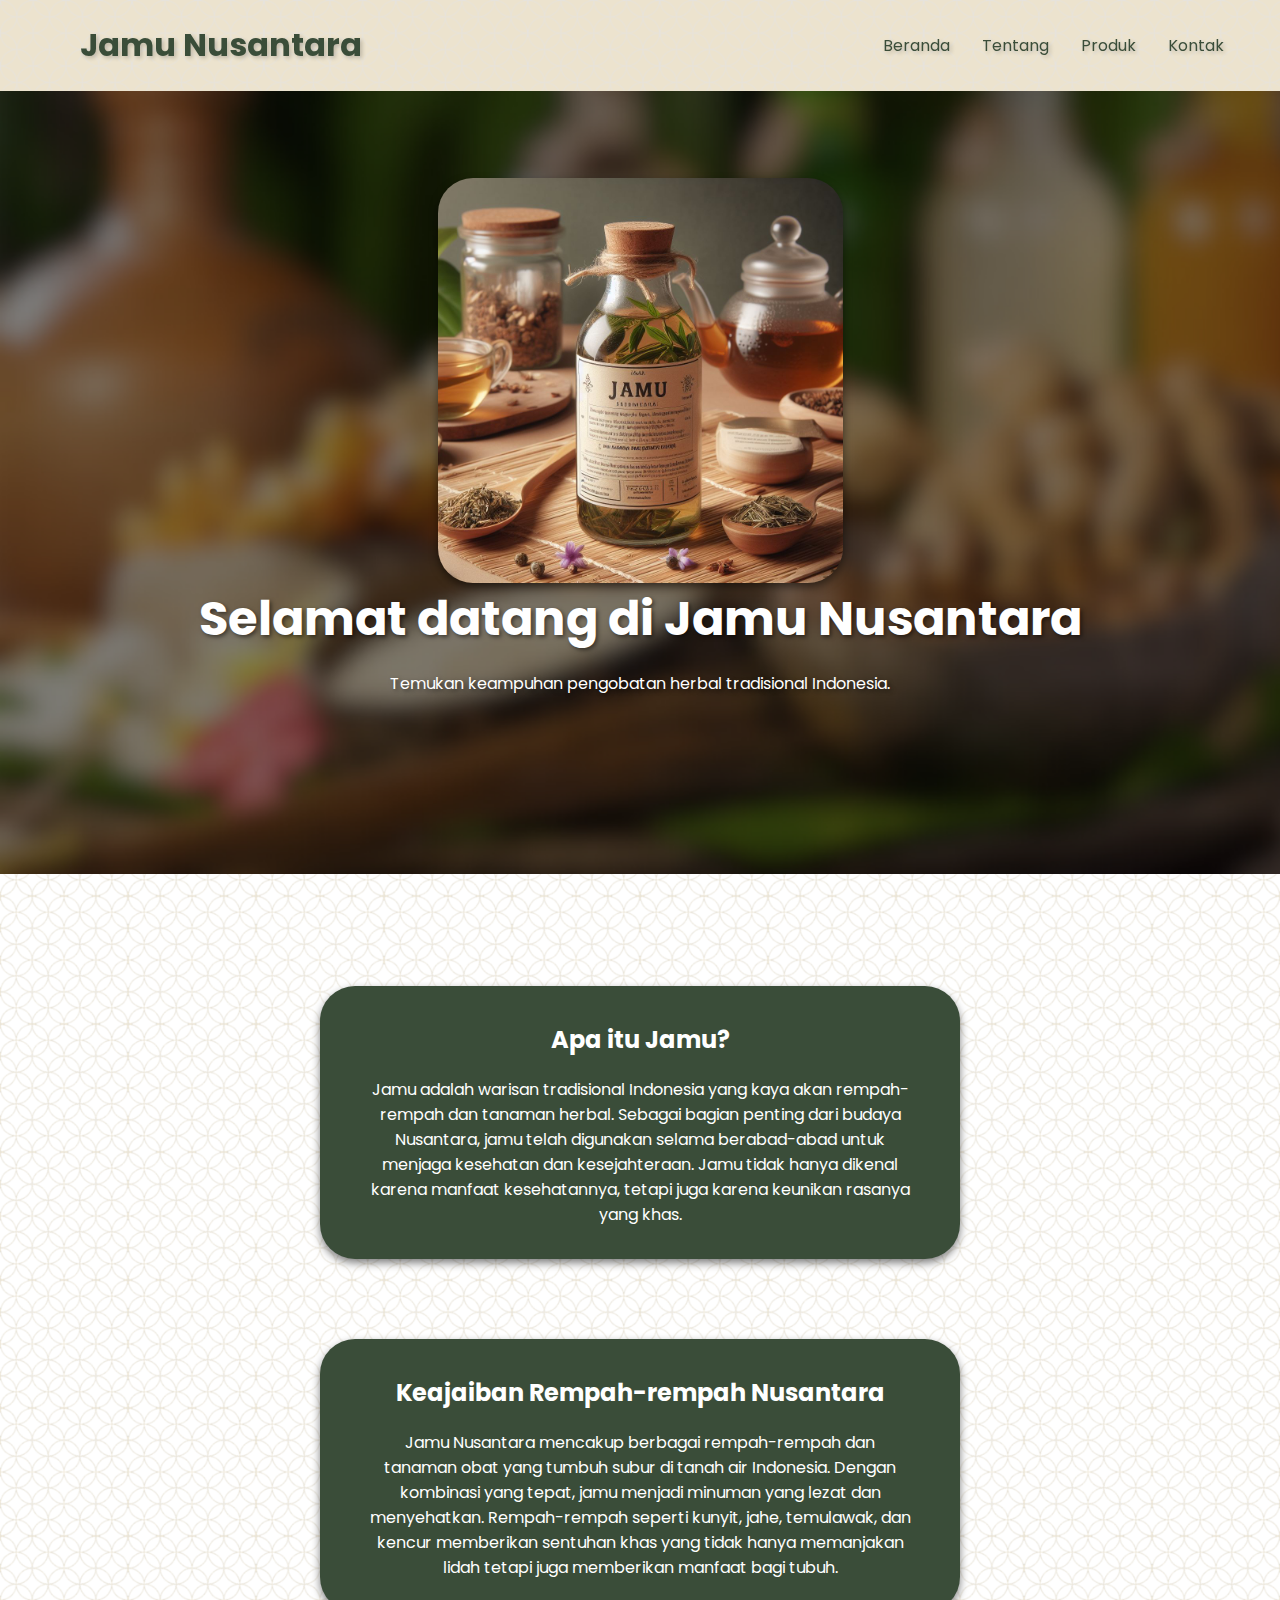
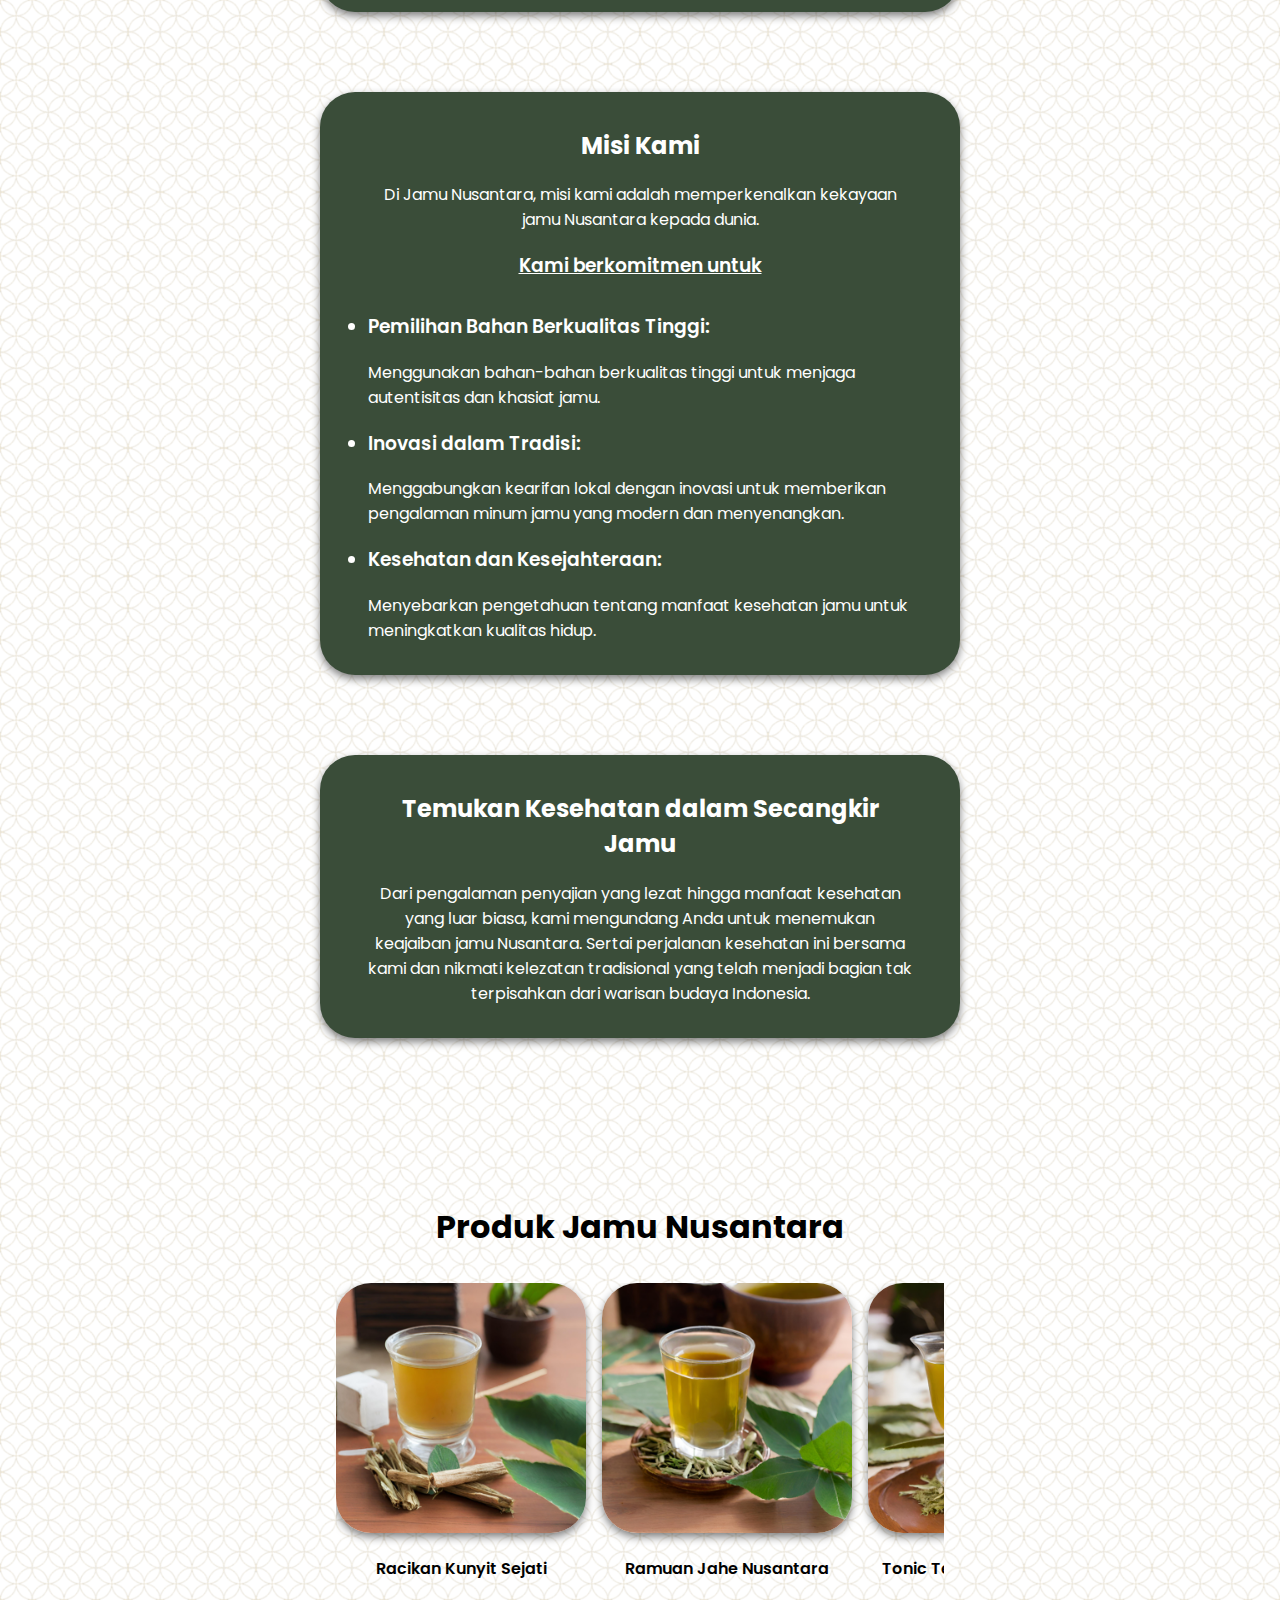
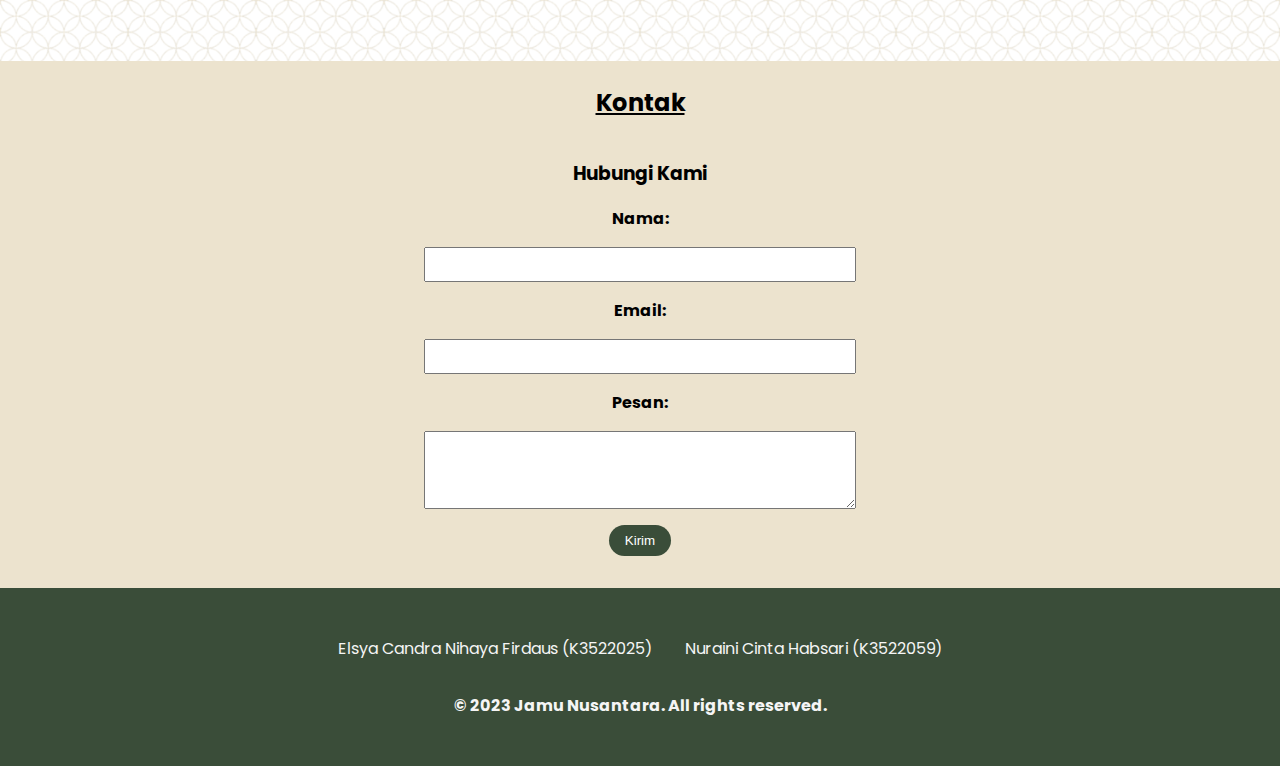
<file: index.html>
<!DOCTYPE html>
<html lang="en">
  <head>
    <meta charset="UTF-8" />
    <meta name="viewport" content="width=device-width, initial-scale=1.0" />
    <title>Selamat Datang di Jamu Nusantara</title>
    <link rel="stylesheet" href="styles.css" />
    <link rel="icon" href="favicon.ico" type="image/x-icon" />
  </head>

  <body>
    <nav class="navbar">
      <div class="logo">
        <h1><a href="/">Jamu Nusantara</a></h1>
      </div>

      <div class="navbar-menu">
        <a href="#home" class="navbar-item">Beranda</a>
        <a href="#about" class="navbar-item">Tentang</a>
        <a href="#product" class="navbar-item">Produk</a>
        <a href="#contact" class="navbar-item">Kontak</a>
      </div>
    </nav>

    <section id="home" class="hero">
      <img
        id="home-image"
        src="images/herb1.jpeg"
        alt="Herb1"
        draggable="false"
        onclick="openImagePage('home-image')"
      />
      <h1>Selamat datang di Jamu Nusantara</h1>
      <p>Temukan keampuhan pengobatan herbal tradisional Indonesia.</p>
    </section>

    <section id="about" class="about">
      <div class="why">
        <h2 class="animate">Apa itu Jamu?</h2>
        <p class="animate">
          Jamu adalah warisan tradisional Indonesia yang kaya akan rempah-rempah
          dan tanaman herbal. Sebagai bagian penting dari budaya Nusantara, jamu
          telah digunakan selama berabad-abad untuk menjaga kesehatan dan
          kesejahteraan. Jamu tidak hanya dikenal karena manfaat kesehatannya,
          tetapi juga karena keunikan rasanya yang khas.
        </p>
      </div>
      <div class="why">
        <h2>Keajaiban Rempah-rempah Nusantara</h2>
        <p>
          Jamu Nusantara mencakup berbagai rempah-rempah dan tanaman obat yang
          tumbuh subur di tanah air Indonesia. Dengan kombinasi yang tepat, jamu
          menjadi minuman yang lezat dan menyehatkan. Rempah-rempah seperti
          kunyit, jahe, temulawak, dan kencur memberikan sentuhan khas yang
          tidak hanya memanjakan lidah tetapi juga memberikan manfaat bagi
          tubuh.
        </p>
      </div>
      <div class="why">
        <h2>Misi Kami</h2>
        <p>
          Di Jamu Nusantara, misi kami adalah memperkenalkan kekayaan jamu
          Nusantara kepada dunia.
        </p>
        <div class="why2">
          <h3 class="judulh3">Kami berkomitmen untuk</h3>
          <h3><li>Pemilihan Bahan Berkualitas Tinggi:</li></h3>
          <p>
            Menggunakan bahan-bahan berkualitas tinggi untuk menjaga
            autentisitas dan khasiat jamu.
          </p>
          <h3><li>Inovasi dalam Tradisi:</li></h3>
          <p>
            Menggabungkan kearifan lokal dengan inovasi untuk memberikan
            pengalaman minum jamu yang modern dan menyenangkan.
          </p>
          <h3><li>Kesehatan dan Kesejahteraan:</li></h3>
          <p>
            Menyebarkan pengetahuan tentang manfaat kesehatan jamu untuk
            meningkatkan kualitas hidup.
          </p>
        </div>
      </div>
      <div class="why">
        <h2>Temukan Kesehatan dalam Secangkir Jamu</h2>
        <p>
          Dari pengalaman penyajian yang lezat hingga manfaat kesehatan yang
          luar biasa, kami mengundang Anda untuk menemukan keajaiban jamu
          Nusantara. Sertai perjalanan kesehatan ini bersama kami dan nikmati
          kelezatan tradisional yang telah menjadi bagian tak terpisahkan dari
          warisan budaya Indonesia.
        </p>
      </div>
    </section>

    <section id="product" class="product">
      <h1>Produk Jamu Nusantara</h1>
      <div class="grid">
        <div class="grid-item">
          <img
            id="jamu"
            src="images/jamu.png"
            alt="Product 1"
            draggable="false"
            onclick="openImagePage('jamu')"
          />
          <h3>Racikan Kunyit Sejati</h3>
        </div>
        <div class="grid-item">
          <img
            id="jamu1"
            src="images/jamu1.png"
            alt="Product 2"
            draggable="false"
            onclick="openImagePage('jamu1')"
          />
          <h3>Ramuan Jahe Nusantara</h3>
        </div>
        <div class="grid-item">
          <img
            id="jamu2"
            src="images/jamu2.png"
            alt="Product 3"
            draggable="false"
            onclick="openImagePage('jamu2')"
          />
          <h3>Tonic Temulawak Purnama</h3>
        </div>
        <div class="grid-item">
          <img
            id="jamu3"
            src="images/jamu3.png"
            alt="Product 4"
            draggable="false"
            onclick="openImagePage('jamu3')"
          />
          <h3>Berkah Kencur Suci</h3>
        </div>
        <div class="grid-item">
          <img
            id="jamu4"
            src="images/jamu4.png"
            alt="Product 5"
            draggable="false"
            onclick="openImagePage('jamu4')"
          />
          <h3>Cahaya Seruni Kunir</h3>
        </div>
        <div class="grid-item">
          <img
            id="jamu5"
            src="images/jamu5.png"
            alt="Product 6"
            draggable="false"
            onclick="openImagePage('jamu5')"
          />
          <h3>Jingga Lempuyang Nusantara</h3>
        </div>
      </div>
    </section>

    <div id="contact" class="contact">
      <h2>Kontak</h2>
      <div class="contact-container">
        <div class="contact-form">
          <h3>Hubungi Kami</h3>
          <form>
            <label for="name">Nama:</label>
            <input type="text" id="name" name="name" required />

            <label for="email">Email:</label>
            <input type="email" id="email" name="email" required />

            <label for="message">Pesan:</label>
            <textarea id="message" name="message" rows="4" required></textarea>

            <button type="submit">Kirim</button>
          </form>
        </div>
      </div>
    </div>

    <div class="cp-container">
      <div class="cp">
        <p>Elsya Candra Nihaya Firdaus (K3522025)</p>
        <p>Nuraini Cinta Habsari (K3522059)</p>
      </div>
      <p class="cpo">&copy; 2023 Jamu Nusantara. All rights reserved.</p>
    </div>

    <script src="scripts.js"></script>
  </body>
</html>
</file>
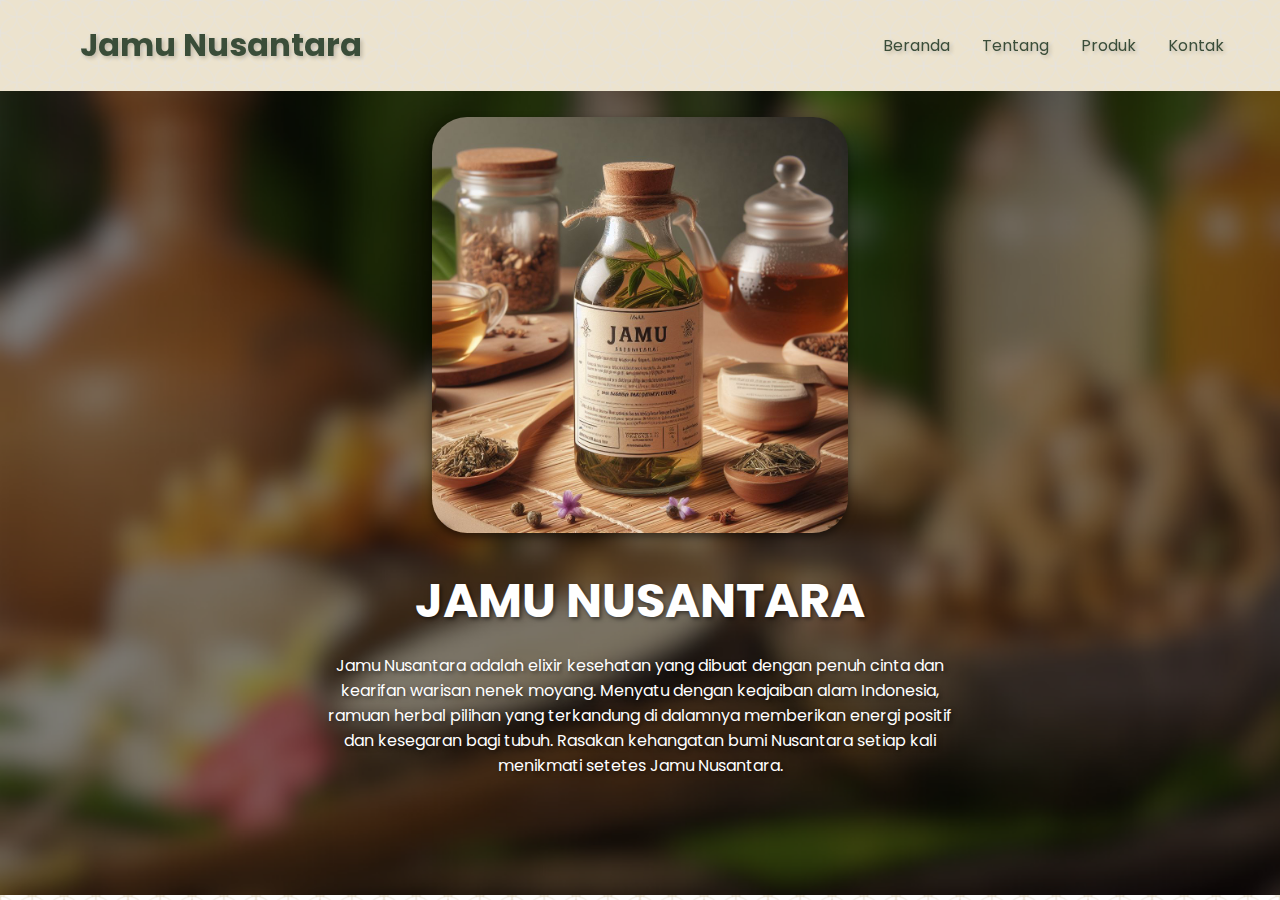
<file: pages/home.html>
<!DOCTYPE html>
<html lang="en">
  <head>
    <meta charset="UTF-8" />
    <meta name="viewport" content="width=device-width, initial-scale=1.0" />
    <title>Jamu Nusantara</title>
    <link rel="stylesheet" href="../styles.css" />
    <link rel="icon" href="../favicon.ico" type="image/x-icon" />
  </head>
  <body>
    <nav class="navbar">
      <div class="logo">
        <h1><a href="/">Jamu Nusantara</a></h1>
      </div>

      <div class="navbar-menu">
        <a href="../index.html#home" class="navbar-item">Beranda</a>
        <a href="../index.html#about" class="navbar-item">Tentang</a>
        <a href="../index.html#product" class="navbar-item">Produk</a>
        <a href="../index.html#contact" class="navbar-item">Kontak</a>
      </div>
    </nav>

    <section id="home" class="hero" style="height: 92.3vh">
      <img
        id="home-image"
        src="../images/herb1.jpeg"
        alt="Herb1"
        draggable="false"
        onclick="openImagePage('home-image')"
      />
      <h1 style="margin-top: 2rem; text-transform: uppercase">
        Jamu Nusantara
      </h1>
      <p style="width: 50vw">
        Jamu Nusantara adalah elixir kesehatan yang dibuat dengan penuh cinta
        dan kearifan warisan nenek moyang. Menyatu dengan keajaiban alam
        Indonesia, ramuan herbal pilihan yang terkandung di dalamnya memberikan
        energi positif dan kesegaran bagi tubuh. Rasakan kehangatan bumi
        Nusantara setiap kali menikmati setetes Jamu Nusantara.
      </p>
    </section>
  </body>
</html>
</file>
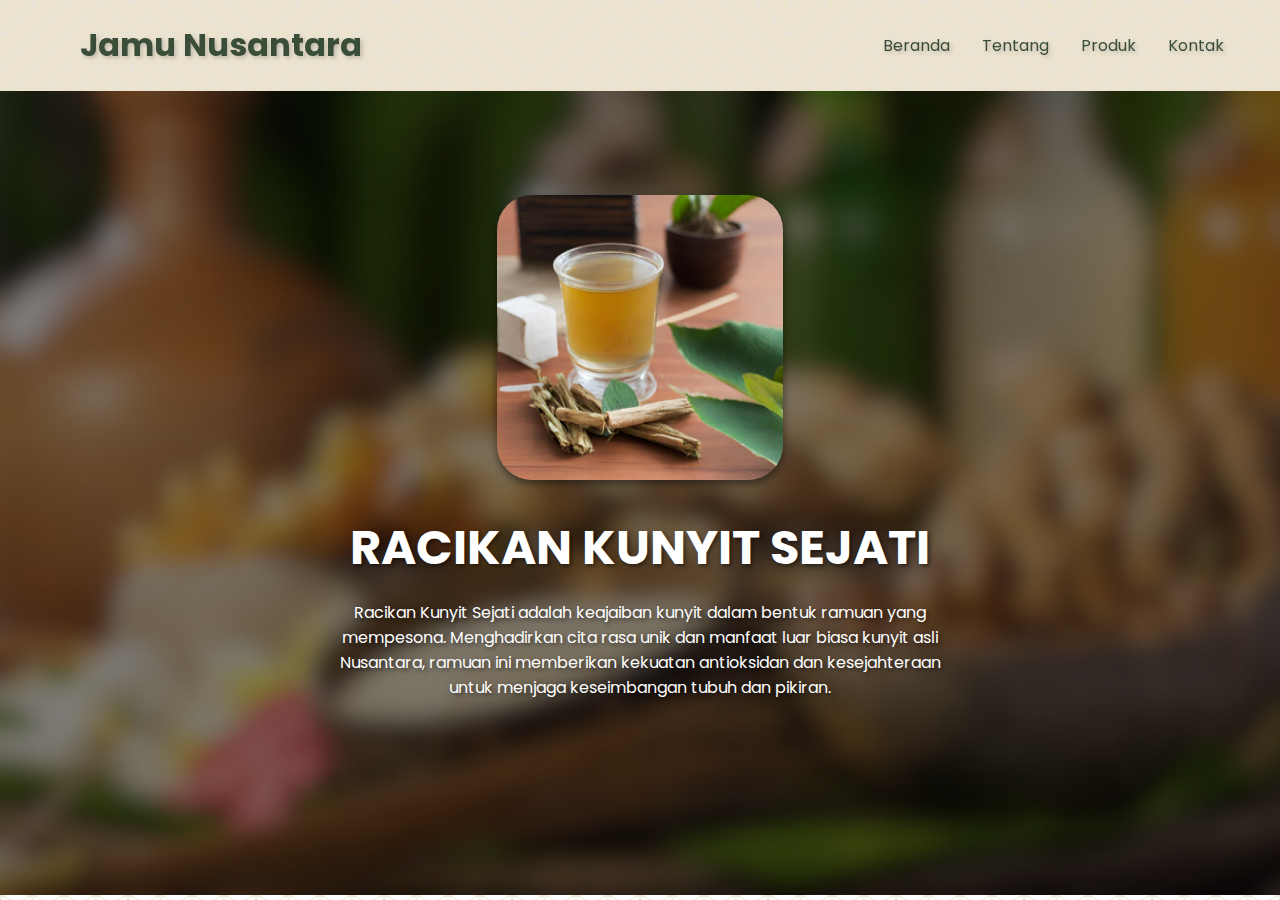
<file: pages/jamu.html>
<!DOCTYPE html>
<html lang="en">
  <head>
    <meta charset="UTF-8" />
    <meta name="viewport" content="width=device-width, initial-scale=1.0" />
    <title>Racikan Kunyit Sejati</title>
    <link rel="stylesheet" href="../styles.css" />
    <link rel="icon" href="../favicon.ico" type="image/x-icon" />
  </head>
  <body>
    <nav class="navbar">
      <div class="logo">
        <h1><a href="/">Jamu Nusantara</a></h1>
      </div>

      <div class="navbar-menu">
        <a href="../index.html#home" class="navbar-item">Beranda</a>
        <a href="../index.html#about" class="navbar-item">Tentang</a>
        <a href="../index.html#product" class="navbar-item">Produk</a>
        <a href="../index.html#contact" class="navbar-item">Kontak</a>
      </div>
    </nav>

    <section id="home" class="hero" style="height: 92.3vh">
      <img
        id="jamu"
        src="../images/jamu.png"
        alt="Herb1"
        draggable="false"
        onclick="openImagePage('jamu')"
        style="width: 22.3vw; height: auto"
      />
      <h1 style="margin-top: 2rem; text-transform: uppercase">
        Racikan Kunyit Sejati
      </h1>
      <p style="width: 50vw">
        Racikan Kunyit Sejati adalah keajaiban kunyit dalam bentuk ramuan yang
        mempesona. Menghadirkan cita rasa unik dan manfaat luar biasa kunyit
        asli Nusantara, ramuan ini memberikan kekuatan antioksidan dan
        kesejahteraan untuk menjaga keseimbangan tubuh dan pikiran.
      </p>
    </section>
  </body>
</html>
</file>
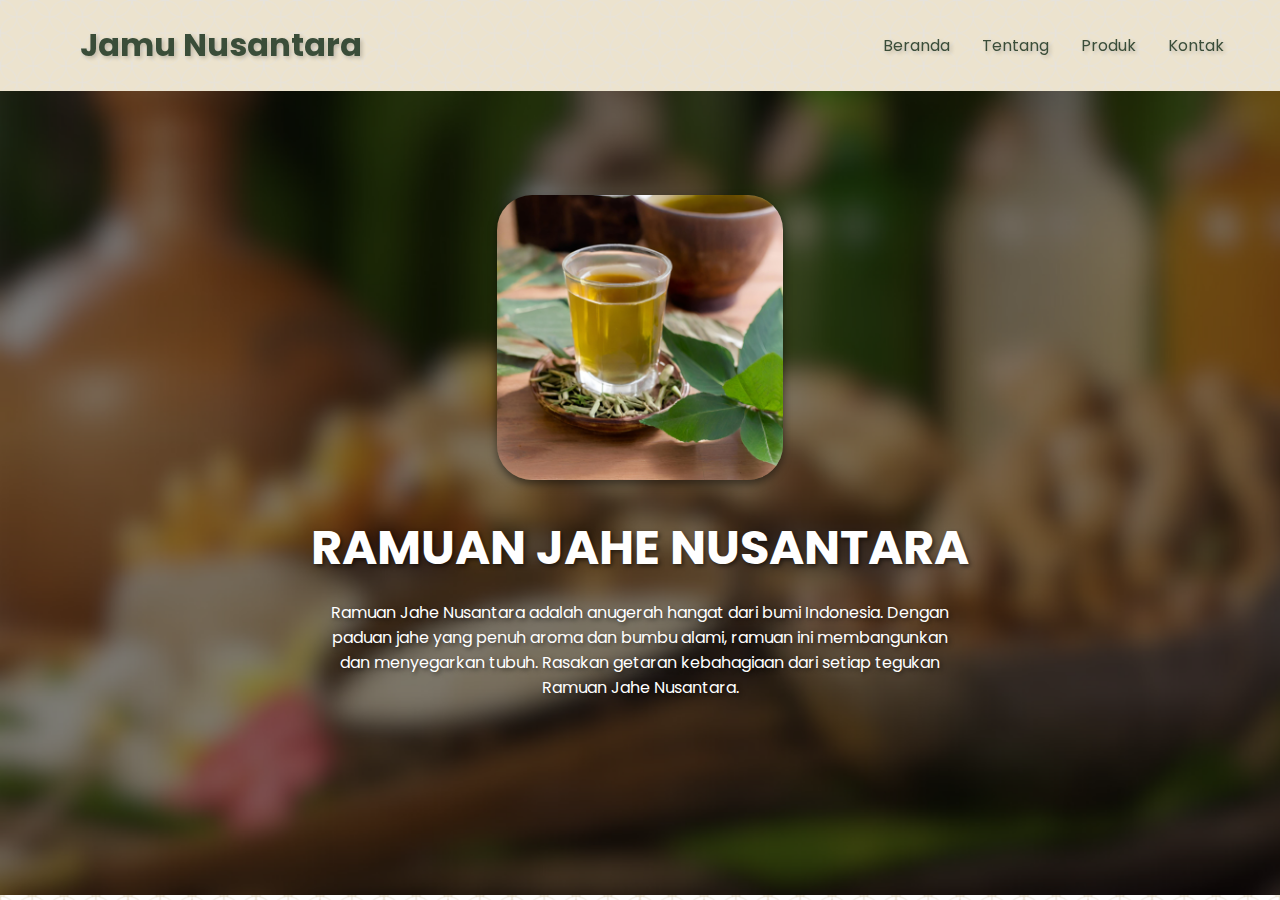
<file: pages/jamu1.html>
<!DOCTYPE html>
<html lang="en">
  <head>
    <meta charset="UTF-8" />
    <meta name="viewport" content="width=device-width, initial-scale=1.0" />
    <title>Ramuan Jahe Nusantara</title>
    <link rel="stylesheet" href="../styles.css" />
    <link rel="icon" href="../favicon.ico" type="image/x-icon" />
  </head>
  <body>
    <nav class="navbar">
      <div class="logo">
        <h1><a href="/">Jamu Nusantara</a></h1>
      </div>

      <div class="navbar-menu">
        <a href="../index.html#home" class="navbar-item">Beranda</a>
        <a href="../index.html#about" class="navbar-item">Tentang</a>
        <a href="../index.html#product" class="navbar-item">Produk</a>
        <a href="../index.html#contact" class="navbar-item">Kontak</a>
      </div>
    </nav>

    <section id="home" class="hero" style="height: 92.3vh">
      <img
        id="jamu"
        src="../images/jamu1.png"
        alt="Herb1"
        draggable="false"
        onclick="openImagePage('jamu')"
        style="width: 22.3vw; height: auto"
      />
      <h1 style="margin-top: 2rem; text-transform: uppercase">
        Ramuan Jahe Nusantara
      </h1>
      <p style="width: 50vw">
        Ramuan Jahe Nusantara adalah anugerah hangat dari bumi Indonesia. Dengan
        paduan jahe yang penuh aroma dan bumbu alami, ramuan ini membangunkan
        dan menyegarkan tubuh. Rasakan getaran kebahagiaan dari setiap tegukan
        Ramuan Jahe Nusantara.
      </p>
    </section>
  </body>
</html>
</file>
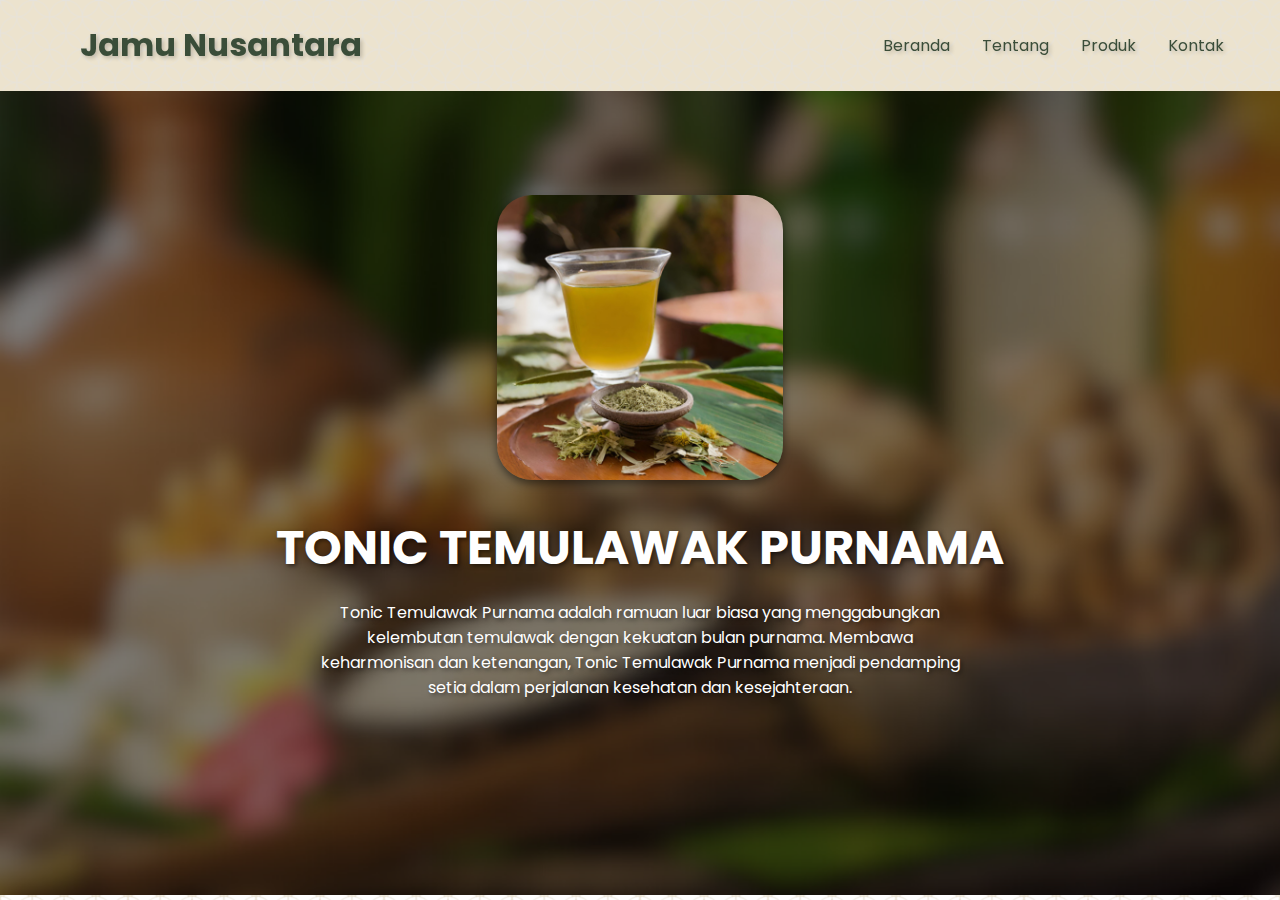
<file: pages/jamu2.html>
<!DOCTYPE html>
<html lang="en">
  <head>
    <meta charset="UTF-8" />
    <meta name="viewport" content="width=device-width, initial-scale=1.0" />
    <title>Tonic Temulawak Purnama</title>
    <link rel="stylesheet" href="../styles.css" />
    <link rel="icon" href="../favicon.ico" type="image/x-icon" />
  </head>
  <body>
    <nav class="navbar">
      <div class="logo">
        <h1><a href="/">Jamu Nusantara</a></h1>
      </div>

      <div class="navbar-menu">
        <a href="../index.html#home" class="navbar-item">Beranda</a>
        <a href="../index.html#about" class="navbar-item">Tentang</a>
        <a href="../index.html#product" class="navbar-item">Produk</a>
        <a href="../index.html#contact" class="navbar-item">Kontak</a>
      </div>
    </nav>

    <section id="home" class="hero" style="height: 92.3vh">
      <img
        id="jamu"
        src="../images/jamu2.png"
        alt="Herb1"
        draggable="false"
        onclick="openImagePage('jamu')"
        style="width: 22.3vw; height: auto"
      />
      <h1 style="margin-top: 2rem; text-transform: uppercase">
        Tonic Temulawak Purnama
      </h1>
      <p style="width: 50vw">
        Tonic Temulawak Purnama adalah ramuan luar biasa yang menggabungkan
        kelembutan temulawak dengan kekuatan bulan purnama. Membawa keharmonisan
        dan ketenangan, Tonic Temulawak Purnama menjadi pendamping setia dalam
        perjalanan kesehatan dan kesejahteraan.
      </p>
    </section>
  </body>
</html>
</file>
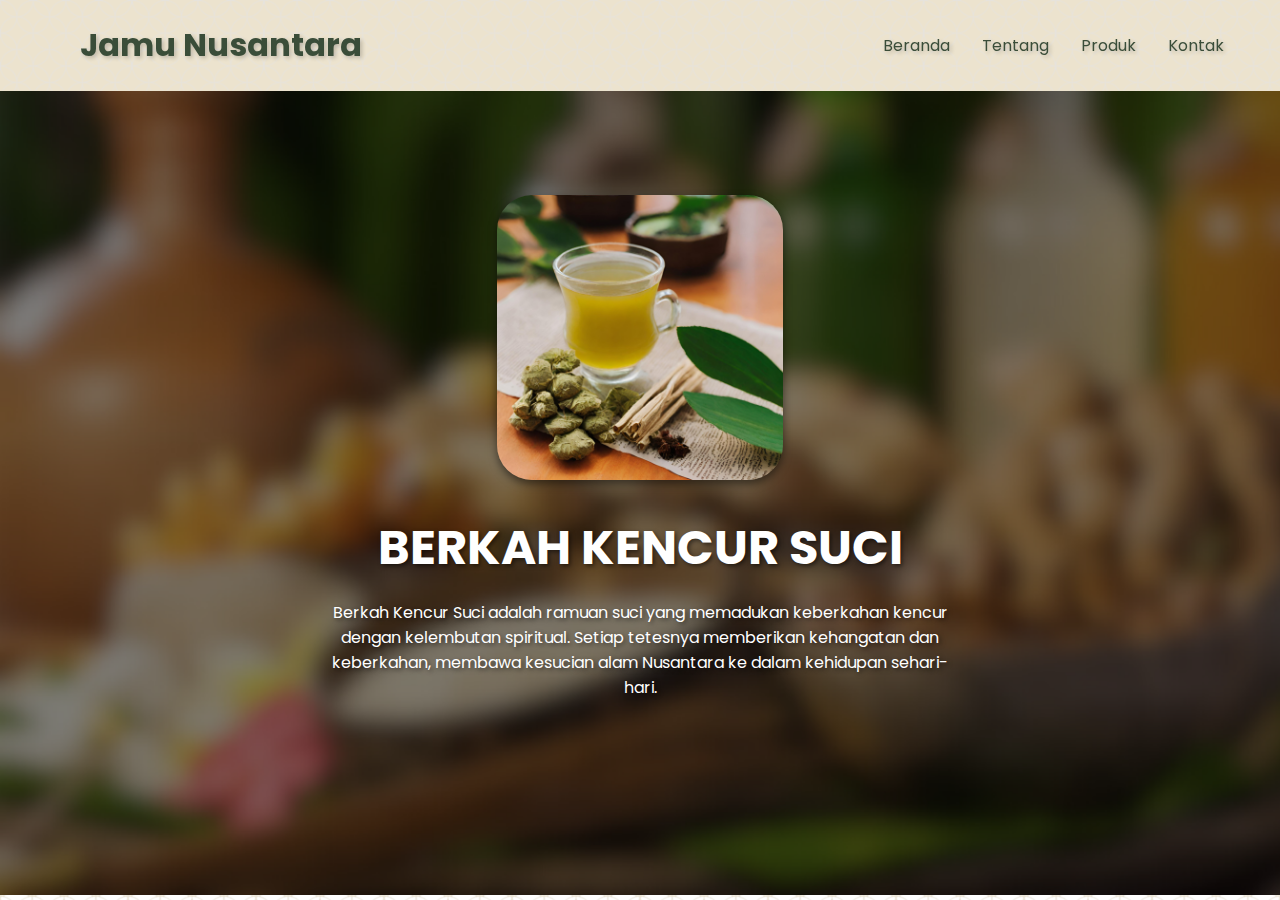
<file: pages/jamu3.html>
<!DOCTYPE html>
<html lang="en">
  <head>
    <meta charset="UTF-8" />
    <meta name="viewport" content="width=device-width, initial-scale=1.0" />
    <title>Berkah Kencur Suci</title>
    <link rel="stylesheet" href="../styles.css" />
    <link rel="icon" href="../favicon.ico" type="image/x-icon" />
  </head>
  <body>
    <nav class="navbar">
      <div class="logo">
        <h1><a href="/">Jamu Nusantara</a></h1>
      </div>

      <div class="navbar-menu">
        <a href="../index.html#home" class="navbar-item">Beranda</a>
        <a href="../index.html#about" class="navbar-item">Tentang</a>
        <a href="../index.html#product" class="navbar-item">Produk</a>
        <a href="../index.html#contact" class="navbar-item">Kontak</a>
      </div>
    </nav>

    <section id="home" class="hero" style="height: 92.3vh">
      <img
        id="jamu"
        src="../images/jamu3.png"
        alt="Herb1"
        draggable="false"
        onclick="openImagePage('jamu')"
        style="width: 22.3vw; height: auto"
      />
      <h1 style="margin-top: 2rem; text-transform: uppercase">
        Berkah Kencur Suci
      </h1>
      <p style="width: 50vw">
        Berkah Kencur Suci adalah ramuan suci yang memadukan keberkahan kencur
        dengan kelembutan spiritual. Setiap tetesnya memberikan kehangatan dan
        keberkahan, membawa kesucian alam Nusantara ke dalam kehidupan
        sehari-hari.
      </p>
    </section>
  </body>
</html>
</file>
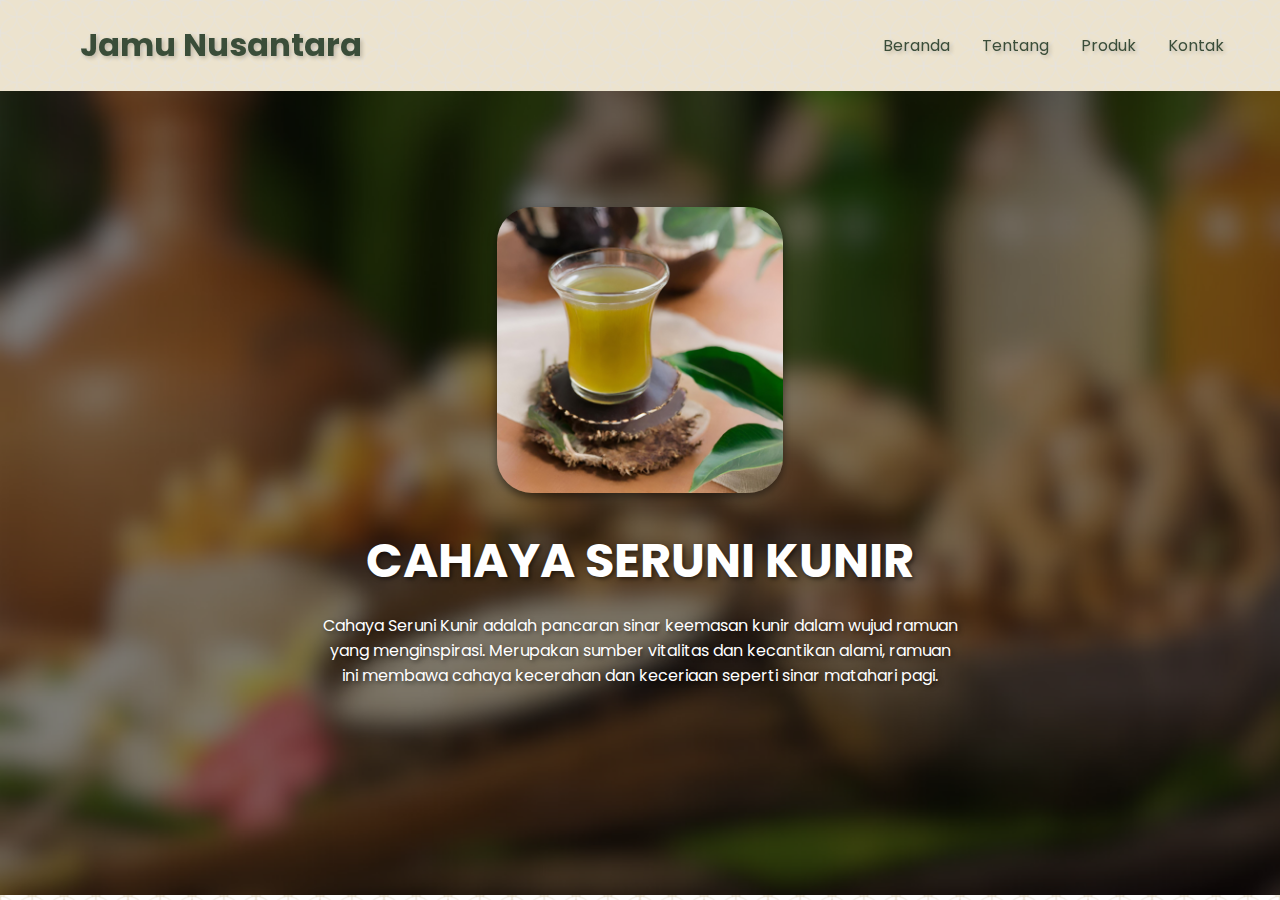
<file: pages/jamu4.html>
<!DOCTYPE html>
<html lang="en">
  <head>
    <meta charset="UTF-8" />
    <meta name="viewport" content="width=device-width, initial-scale=1.0" />
    <title>Cahaya Seruni Kunir</title>
    <link rel="stylesheet" href="../styles.css" />
    <link rel="icon" href="../favicon.ico" type="image/x-icon" />
  </head>
  <body>
    <nav class="navbar">
      <div class="logo">
        <h1><a href="/">Jamu Nusantara</a></h1>
      </div>

      <div class="navbar-menu">
        <a href="../index.html#home" class="navbar-item">Beranda</a>
        <a href="../index.html#about" class="navbar-item">Tentang</a>
        <a href="../index.html#product" class="navbar-item">Produk</a>
        <a href="../index.html#contact" class="navbar-item">Kontak</a>
      </div>
    </nav>

    <section id="home" class="hero" style="height: 92.3vh">
      <img
        id="jamu"
        src="../images/jamu4.png"
        alt="Herb1"
        draggable="false"
        onclick="openImagePage('jamu')"
        style="width: 22.3vw; height: auto"
      />
      <h1 style="margin-top: 2rem; text-transform: uppercase">
        Cahaya Seruni Kunir
      </h1>
      <p style="width: 50vw">
        Cahaya Seruni Kunir adalah pancaran sinar keemasan kunir dalam wujud
        ramuan yang menginspirasi. Merupakan sumber vitalitas dan kecantikan
        alami, ramuan ini membawa cahaya kecerahan dan keceriaan seperti sinar
        matahari pagi.
      </p>
    </section>
  </body>
</html>
</file>
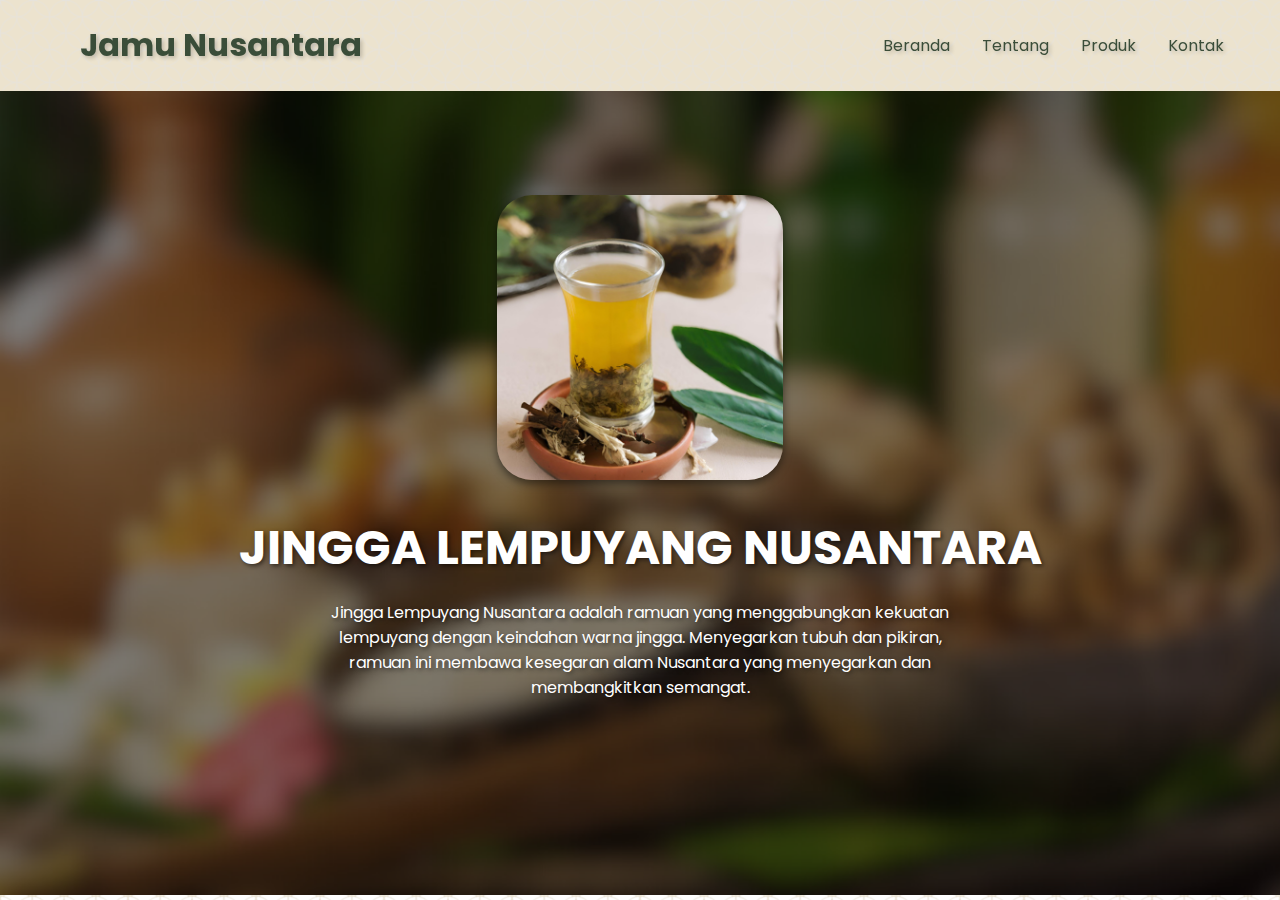
<file: pages/jamu5.html>
<!DOCTYPE html>
<html lang="en">
  <head>
    <meta charset="UTF-8" />
    <meta name="viewport" content="width=device-width, initial-scale=1.0" />
    <title>Jingga Lempuyang Nusantara</title>
    <link rel="stylesheet" href="../styles.css" />
    <link rel="icon" href="../favicon.ico" type="image/x-icon" />
  </head>
  <body>
    <nav class="navbar">
      <div class="logo">
        <h1><a href="/">Jamu Nusantara</a></h1>
      </div>

      <div class="navbar-menu">
        <a href="../index.html#home" class="navbar-item">Beranda</a>
        <a href="../index.html#about" class="navbar-item">Tentang</a>
        <a href="../index.html#product" class="navbar-item">Produk</a>
        <a href="../index.html#contact" class="navbar-item">Kontak</a>
      </div>
    </nav>

    <section id="home" class="hero" style="height: 92.3vh">
      <img
        id="jamu"
        src="../images/jamu5.png"
        alt="Herb1"
        draggable="false"
        onclick="openImagePage('jamu')"
        style="width: 22.3vw; height: auto"
      />
      <h1 style="margin-top: 2rem; text-transform: uppercase">
        Jingga Lempuyang Nusantara
      </h1>
      <p style="width: 50vw">
        Jingga Lempuyang Nusantara adalah ramuan yang menggabungkan kekuatan
        lempuyang dengan keindahan warna jingga. Menyegarkan tubuh dan pikiran,
        ramuan ini membawa kesegaran alam Nusantara yang menyegarkan dan
        membangkitkan semangat.
      </p>
    </section>
  </body>
</html>
</file>
<file: styles.css>
@import url("https://fonts.googleapis.com/css2?family=Poppins:ital,wght@0,300;0,400;0,600;0,700;1,300;1,400;1,600;1,700&display=swap");

/* ini scrollbar */
::-webkit-scrollbar {
  width: 0.75rem;
}

::-webkit-scrollbar-track {
  background-color: #ece3ce;
  border-radius: 35px;
}

::-webkit-scrollbar-thumb {
  background-color: #3a4d39;
  border-radius: 6px;
}

::-webkit-scrollbar-thumb:hover {
  background-color: #739072;
}

/* ini base */
:root {
  font-size: 16px;
}

html {
  scroll-behavior: smooth;
}

body {
  margin: 0;
  /* margin-top: 70px; */
  font-family: "Poppins", sans-serif;
  background-image: url(images/bg-pattern.png);
  background-size: 10%;
  cursor: url("cursor.cur"), auto;
}

/* ini navbar */
.navbar {
  display: flex;
  justify-content: space-between;
  align-items: center;
  padding: 0 5rem;
  background-color: #ece3ce;
  background-image: url(images/bg-pattern-putih.png);
  background-size: 10%;
  background-blend-mode: hue;
  color: #fff;
  text-shadow: 2px 2px 4px rgba(0, 0, 0, 0.2);
  position: fixed;
  /* top: 0; */
  width: 90.6%;
  z-index: 1000;
  transition: background-color 0.75s ease, opacity 0.5s ease;
}

.navbar.opaque {
  background-color: rgba(58, 77, 57, 0.8);
}

.navbar.opaque a {
  color: #f5f5f5;
}

.logo {
  color: #3a4d39;
}

.logo a {
  font-size: clamp(0.5rem, 1rem+10vw, 2rem);
  text-decoration: none;
  color: #3a4d39;
}

.logo a:hover {
  cursor: url("cursor-pointer.cur"), pointer;
}

.navbar-menu {
  display: flex;
}

.navbar-menu a {
  font-size: clamp(0.01rem, 0.5rem+10vw, 1rem);
}

.navbar-item {
  padding: 0.5rem 1rem;
  color: #3a4d39;
  text-decoration: none;
  transition: 0.3s ease;
}

.navbar-item:hover {
  cursor: url("cursor-pointer.cur"), pointer;
  color: #b99470;
  transform: scale(1.1);
}

/* ini sections */
section {
  padding: 2rem;
}

.hero {
  display: flex;
  flex-direction: column;
  justify-content: center;
  align-items: center;
  background-color: #3a4d39;
  background-image: url(images/bg.png);
  background-repeat: no-repeat;
  background-size: cover;
  color: #fff;
  text-align: center;
  height: 90vh;
}

.hero img {
  max-width: 100%;
  border-radius: 35px;
  max-height: 50%;
  box-shadow: 0 4px 8px rgba(0, 0, 0, 0.5);
  transition: 0.3s ease;
}

.hero img:hover {
  transform: scale(1.025);
}

.hero h1,
.hero p {
  text-shadow: 2px 2px 4px rgba(0, 0, 0, 0.5);
  margin: 0;
}

.hero h1 {
  font-size: 3rem;
  margin-bottom: 1rem;
}

.hero p {
  font-size: clamp(1rem, 1rem+10vw, 1.25rem);
}

.about {
  text-align: center;
  /* display: flex;
  gap: 2rem; */
  max-width: 50%;
  margin: 0 auto;
}

.about h3 {
  font-weight: 600;
  font-size: clamp(1rem, 1rem+10vw, 1.25);
}

.about p {
  font-size: clamp(0.5rem, 0.5rem+10vw, 1);
}

.why {
  margin: 5rem 0;
  color: #fff;
  background-color: #3a4d39;
  border-radius: 35px;
  box-shadow: 0 4px 8px rgba(0, 0, 0, 0.5);
  padding: 1rem 3rem;
  transition: 0.3s ease;
}

.why:hover {
  transform: scale(1.1);
}

.why2 {
  text-align: left;
}

.why2 .judulh3 {
  margin-bottom: 2rem;
  text-align: center;
  text-decoration: underline;
}

.product h1 {
  text-align: center;
  font-weight: 700;
  font-size: clamp(2rem, 2rem+10vw, 3rem);
}

/* nyalain kalau mau grid panjang 100% horizontal */
/* .grid {
  width: 100%;
  margin: 2rem auto;
  display: grid;
  grid-template-columns: repeat(auto-fit, minmax(250px, 1fr));
  grid-gap: 1rem;
}

.grid-item {
  text-align: center;
}

.grid-item h3 {
  font-size: clamp(0.5rem, 0.5rem+10vw, 1rem);
  font-weight: 600;
}

.grid-item img {
  width: 100%;
  height: auto;
  border-radius: 35px;
  box-shadow: 0 4px 8px rgba(0, 0, 0, 0.5);
  transition: 0.3s ease;
}

.grid-item img:hover {
  transform: scale(1.05);
} */

/* nyalain kalau mau grid pendek 50% horizontal */
.grid {
  width: 50%;
  margin: 2rem auto;
  display: flex;
  overflow-x: auto;
  scroll-snap-type: x mandatory;
}

.grid-item {
  text-align: center;
  margin-right: 1rem;
}

.grid-item h3 {
  font-size: clamp(0.5rem, 0.5rem + 10vw, 1rem);
  font-weight: 600;
}

.grid-item img {
  width: 250px;
  height: auto;
  border-radius: 35px;
  box-shadow: 0 4px 8px rgba(0, 0, 0, 0.5);
  transition: 0.3s ease;
}

.grid-item img:hover {
  transform: scale(1.05);
}

/* ini footer */
.contact {
  background-color: #ece3ce;
  padding: 2rem 1.5rem;
  padding-top: 0.25rem;
  text-align: center;
}

.contact h2 {
  text-decoration: underline;
}

.contact-container {
  display: flex;
  justify-content: space-around;
  flex-wrap: wrap;
}

.contact-form {
  flex: 1;
  max-width: 35%;
}

.contact-info {
  flex: 1;
  max-width: 100%;
}

.contact-form form {
  display: flex;
  flex-direction: column;
  gap: 1rem;
  align-items: center;
}

.contact-form label {
  font-weight: bold;
}

.contact-form input,
.contact-form textarea {
  width: 100%;
  padding: 0.5rem;
  box-sizing: border-box;
}

.contact-form button {
  background-color: #3a4d39;
  color: #fff;
  padding: 0.5rem 1rem;
  border: none;
  cursor: pointer;
  border-radius: 2rem;
  transition: 0.3s ease;
}

.contact-form button:hover {
  cursor: url("cursor-pointer.cur"), pointer;
  background-color: #b99470;
  transform: scale(1.1);
}

.cp-container {
  background-color: #3a4d39;
  color: #f5f5f5;
  padding: 2rem;
}

.cp-container .cp {
  display: flex;
  gap: 2rem;
  justify-content: center;
}

.cp-container .cpo {
  font-weight: 700;
  text-align: center;
}

/* media query */
@media (max-width: 1110px) {
  .about {
    max-width: 75%;
  }

  .grid {
    width: 100%;
    margin: 2rem auto;
    display: grid;
    grid-template-columns: repeat(auto-fit, minmax(250px, 1fr));
    grid-gap: 1rem;
  }

  .grid-item {
    text-align: center;
  }

  .grid-item h3 {
    font-size: clamp(0.5rem, 0.5rem+10vw, 1rem);
    font-weight: 600;
  }

  .grid-item img {
    width: 100%;
    height: auto;
    border-radius: 35px;
    box-shadow: 0 4px 8px rgba(0, 0, 0, 0.5);
    transition: 0.3s ease;
  }

  .grid-item img:hover {
    transform: scale(1.05);
  }
}

@media (max-width: 630px) {
  .navbar {
    display: none;
  }

  .about {
    max-width: 100%;
  }
}
</file>
